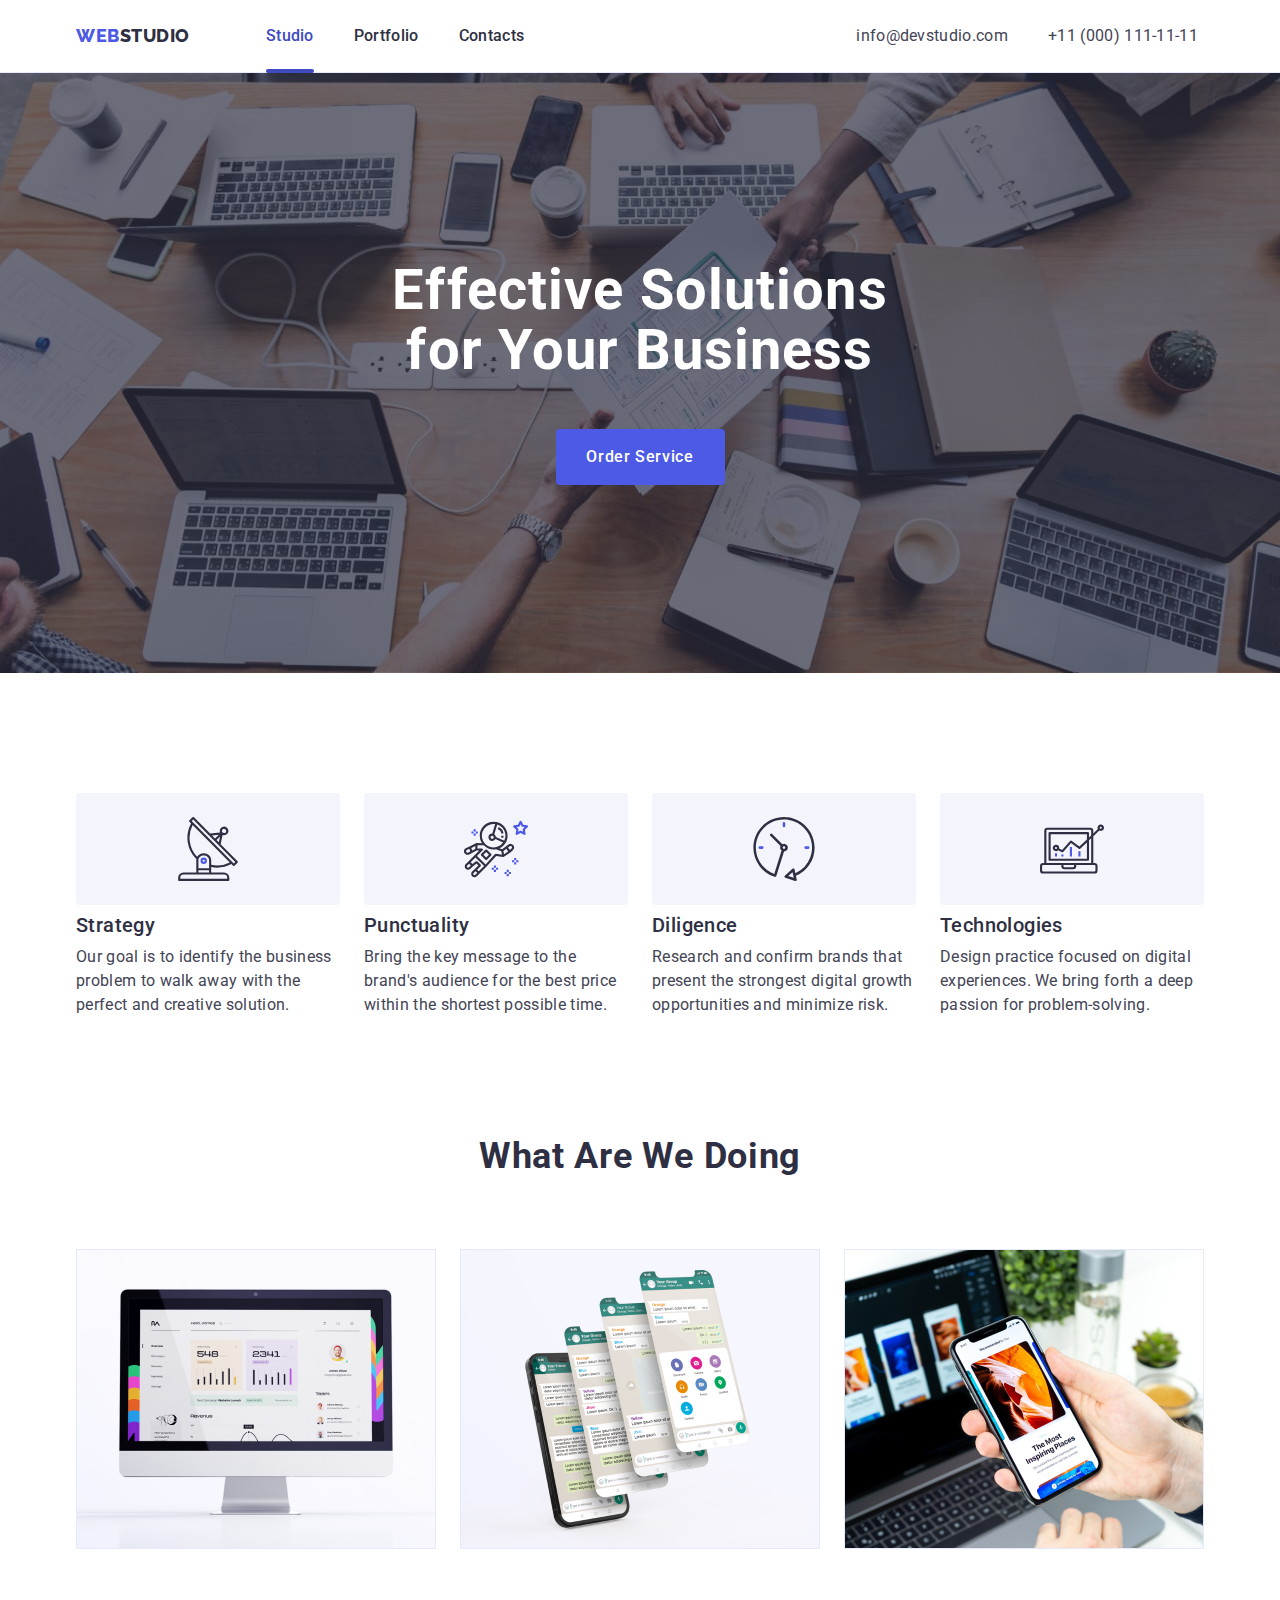
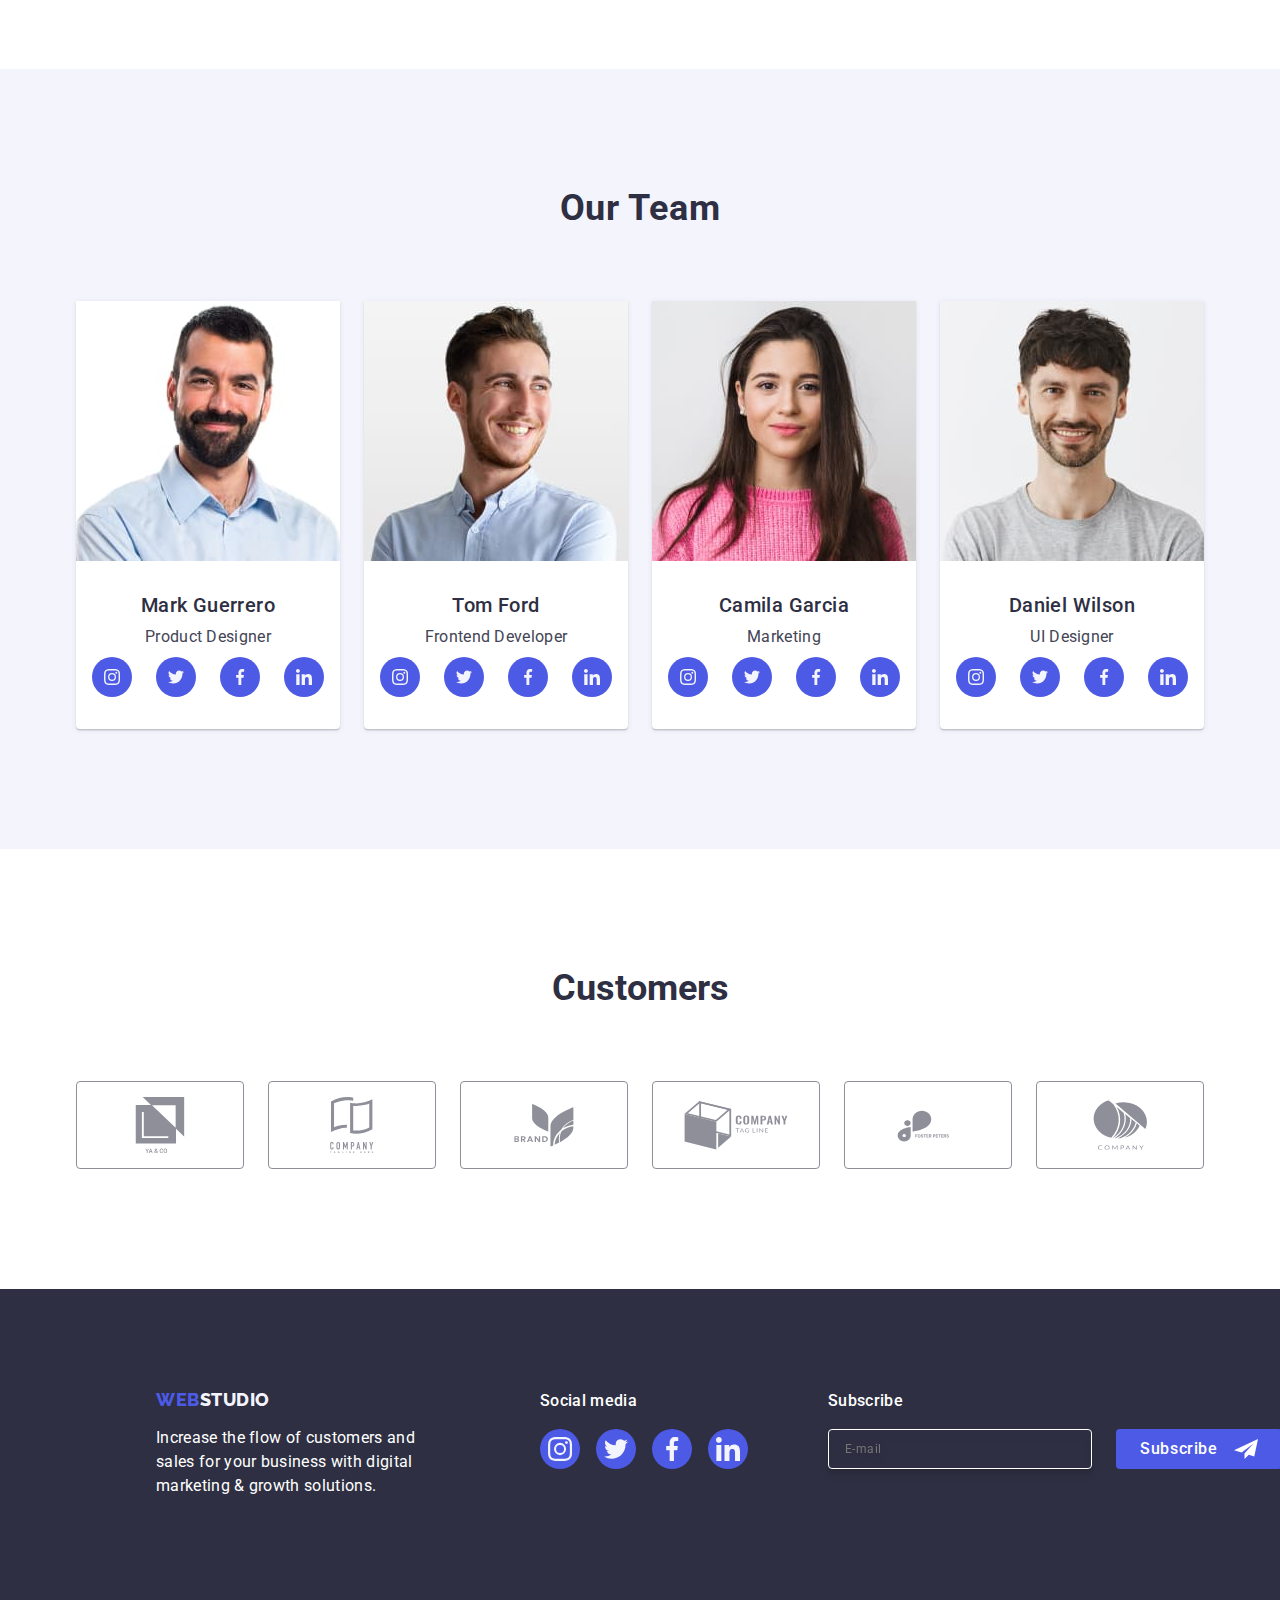
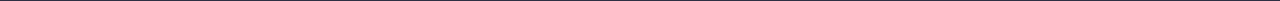
<file: index.html>
<!DOCTYPE html>
<html lang="en">

<head>
    <meta charset="UTF-8">
    <meta http-equiv="X-UA-Compatible" content="IE=edge">
    <meta name="viewport" content="width=device-width, initial-scale=1.0">
    <link rel="stylesheet" href="./css/modern-normalize.min.css">
    <link rel="stylesheet" type="text/css" href="./css/styles.css" />

    <title>goit-homework-01</title>
    <link rel="preconnect" href="https://fonts.googleapis.com">
    <link rel="preconnect" href="https://fonts.gstatic.com" crossorigin>
    <link
        href="https://fonts.googleapis.com/css2?family=Montserrat:wght@400;700&family=Roboto:wght@400;500;700&display=swap"
        rel="stylesheet">
    <link rel="preconnect" href="https://fonts.googleapis.com">
    <link rel="preconnect" href="https://fonts.gstatic.com" crossorigin>
    <link href="https://fonts.googleapis.com/css2?family=Raleway:wght@800&display=swap" rel="stylesheet">
</head>

<body>
    <header class="header-header">
        <div class="header-box container">
            <nav class="nav">
                <a class="logo header__logo" href="./index.html">Web<span class="header_studio_logo">Studio</span></a>
                <ul class="menu">
                    <li class=""><a class="link_menu after_menu" href="./index.html">Studio</a></li>
                    <li class=""><a class="link_menu" href="./portfolio.html">Portfolio</a></li>
                    <li><a class="link_menu" href="">Contacts</a></li>
                </ul>
            </nav>
            <address class="address">
                <ul class="address_contact">
                    <li><a class="address_contact" href="mailto:info@devstudio.com">info@devstudio.com</a>
                    </li>
                    <li><a class="address_contact" href="tel:+110001111111">+11 (000) 111-11-11</a></li>
                </ul>
            </address>
        </div>
    </header>
    <main>
        <!-- section 1  (wrapper)-->
        <section class="section-one">
            <div class="wrapper container">
                <h1 class="wrap__content">Effective Solutions for Your Business</h1>
                <button class="wrap__button" type="button" data-modal-open>Order Service</button>
            </div>
        </section>

        <!-- section 2 -->

        <section class="section-two">
            <div class="container">
                <h2 class="visually-hidden">hello word</h2>
                <ul class="section-two-flex">
                    <li class="section-two-li">
                        <div class="section-two-icon-box"><svg width="64" height="64" viewBox="0 0 32 32">
                                <use href="./images/icons.svg#icon-antenna"></use>
                            </svg></div>
                        <h3 class="section-two-title">Strategy</h3>
                        <p class="section-two-content">Our goal is to identify the business problem to walk away with
                            the
                            perfect and creative solution.</p>
                    </li>
                    <li class="section-two-li">
                        <div class="section-two-icon-box"><svg width="64" height="64" viewBox="0 0 32 32">
                                <use href="./images/icons.svg#icon-astronaut"></use>
                            </svg></div>
                        <h3 class="section-two-title">Punctuality</h3>
                        <p class="section-two-content">Bring the key message to the brand's audience for the best
                            price
                            within the shortest possible
                            time.
                        </p>
                    </li>
                    <li class="section-two-li">
                        <div class="section-two-icon-box"><svg width="64" height="64" viewBox="0 0 32 32">
                                <use href="./images/icons.svg#icon-clock"></use>
                            </svg></div>
                        <h3 class="section-two-title">Diligence</h3>
                        <p class="section-two-content">Research and confirm brands that present the strongest
                            digital growth
                            opportunities and
                            minimize
                            risk.</p>
                    </li>
                    <li class="section-two-li">
                        <div class="section-two-icon-box"><svg width="64" height="64" viewBox="0 0 32 32">
                                <use href="./images/icons.svg#icon-diagram"></use>
                            </svg></div>
                        <h3 class="section-two-title">Technologies</h3>
                        <p class="section-two-content">Design practice focused on digital experiences. We bring
                            forth a deep
                            passion for
                            problem-solving.
                        </p>
                    </li>
                </ul>
            </div>
        </section>

        <!-- section 3 -->

        <section class="section-three">
            <div class="container">
                <h2 class="section-three-title">What are we doing</h2>
                <ul class="section-three-ul">
                    <li class="section-three-foto"><img src="./images/main-page-img_1.jpg" alt="Monitor" width="360"
                            height="300" /></li>
                    <li class="section-three-foto"><img src="./images/main-page-img_2.jpg" alt="chat" width="360"
                            height="300" /></li>
                    <li class="section-three-foto"><img src="./images/main-page-img_3.jpg" alt="telefon" width="360"
                            height="300" /></li>
                </ul>
            </div>
        </section>

        <!-- section 4 -->

        <section class="team">
            <div class="container">
                <h2 class="team-title">Our Team</h2>

                <ul class="team-ul">
                    <li class="team-box"><img src="./images/main-page-img_4.jpg" alt="Mark Guerrero" width="264"
                            height="260" />
                        <div class="div__four">
                            <h3 class="team__name">Mark Guerrero</h3>
                            <p class="team__content">Product Designer</p>
                            <ul class="icon_team">
                                <li class="team_list_icon"><a class="team__link" href=""><svg class="team__icon"
                                            width="16" height="16" viewBox="0 0 32 32">
                                            <use href="./images/icons.svg#icon-instagram-team"></use>
                                        </svg></a></li>
                                <li class="team_list_icon"><a class="team__link" href=""><svg class="team__icon"
                                            width="16" height="16" viewBox="0 0 32 32">
                                            <use href="./images/icons.svg#icon-twiter-team"></use>
                                        </svg></a></li>
                                <li class="team_list_icon"><a class="team__link" href=""><svg class="team__icon"
                                            width="16" height="16" viewBox="0 0 32 32">
                                            <use href="./images/icons.svg#icon-facebook-team"></use>
                                        </svg></a></li>
                                <li class="team_list_icon"><a class="team__link" href=""><svg class="team__icon"
                                            width="16" height="16" viewBox="0 0 32 32">
                                            <use href="./images/icons.svg#icon-linked-team"></use>
                                        </svg></a></li>
                            </ul>
                        </div>
                    </li>
                    <li class="team-box"><img src="./images/main-page-img_5.jpg" alt="Tom Ford" width="264"
                            height="260" />
                        <div class="div__four">
                            <h3 class="team__name">Tom Ford</h3>
                            <p class="team__content">Frontend Developer</p>
                            <ul class="icon_team">
                                <li class="team_list_icon"><a class="team__link" href=""><svg class="team__icon"
                                            width="16" height="16" viewBox="0 0 32 32">
                                            <use href="./images/icons.svg#icon-instagram-team"></use>
                                        </svg></a></li>
                                <li class="team_list_icon"><a class="team__link" href=""><svg class="team__icon"
                                            width="16" height="16" viewBox="0 0 32 32">
                                            <use href="./images/icons.svg#icon-twiter-team"></use>
                                        </svg></a></li>
                                <li class="team_list_icon"><a class="team__link" href=""><svg class="team__icon"
                                            width="16" height="16" viewBox="0 0 32 32">
                                            <use href="./images/icons.svg#icon-facebook-team"></use>
                                        </svg></a></li>
                                <li class="team_list_icon"><a class="team__link" href=""><svg class="team__icon"
                                            width="16" height="16" viewBox="0 0 32 32">
                                            <use href="./images/icons.svg#icon-linked-team"></use>
                                        </svg></a></li>
                            </ul>
                        </div>
                    </li>
                    <li class="team-box"><img src="./images/main-page-img_6.jpg" alt="Camila Garcia" width="264"
                            height="260" />
                        <div class="div__four">
                            <h3 class="team__name">Camila Garcia</h3>
                            <p class="team__content">Marketing</p>
                            <ul class="icon_team">
                                <li class="team_list_icon"><a class="team__link" href=""><svg class="team__icon"
                                            width="16" height="16" viewBox="0 0 32 32">
                                            <use href="./images/icons.svg#icon-instagram-team"></use>
                                        </svg></a></li>
                                <li class="team_list_icon"><a class="team__link" href=""><svg class="team__icon"
                                            width="16" height="16" viewBox="0 0 32 32">
                                            <use href="./images/icons.svg#icon-twiter-team"></use>
                                        </svg></a></li>
                                <li class="team_list_icon"><a class="team__link" href=""><svg class="team__icon"
                                            width="16" height="16" viewBox="0 0 32 32">
                                            <use href="./images/icons.svg#icon-facebook-team"></use>
                                        </svg></a></li>
                                <li class="team_list_icon"><a class="team__link" href=""><svg class="team__icon"
                                            width="16" height="16" viewBox="0 0 32 32">
                                            <use href="./images/icons.svg#icon-linked-team"></use>
                                        </svg></a></li>
                            </ul>
                        </div>
                    </li>
                    <li class="team-box"><img src="./images/main-page-img_7.jpg" alt="Daniel Wilson" width="264"
                            height="260" />
                        <div class="div__four">
                            <h3 class="team__name">Daniel Wilson</h3>
                            <p class="team__content">UI Designer</p>
                            <ul class="icon_team">
                                <li class="team_list_icon"><a class="team__link" href=""><svg class="team__icon"
                                            width="16" height="16" viewBox="0 0 32 32">
                                            <use href="./images/icons.svg#icon-instagram-team"></use>
                                        </svg></a></li>
                                <li class="team_list_icon"><a class="team__link" href=""><svg class="team__icon"
                                            width="16" height="16" viewBox="0 0 32 32">
                                            <use href="./images/icons.svg#icon-twiter-team"></use>
                                        </svg></a></li>
                                <li class="team_list_icon"><a class="team__link" href=""><svg class="team__icon"
                                            width="16" height="16" viewBox="0 0 32 32">
                                            <use href="./images/icons.svg#icon-facebook-team"></use>
                                        </svg></a></li>
                                <li class="team_list_icon"><a class="team__link" href=""><svg class="team__icon"
                                            width="16" height="16" viewBox="0 0 32 32">
                                            <use href="./images/icons.svg#icon-linked-team"></use>
                                        </svg></a></li>
                            </ul>
                        </div>
                    </li>
                </ul>
            </div>
        </section>
        <!-- section 5 -->

        <section class="customers">
            <div class="container">
                <h2 class="customers__text">Customers</h2>
                <ul class="customers__list">
                    <li class="list__link"><a class="customers__link" href="">
                            <svg class="customers__icon" width="104" height="56" viewBox="0 0 28 32">
                                <use href="./images/icons.svg#icon-group"></use>
                            </svg>
                        </a></li>
                    <li class="list__link"><a class="customers__link" href="">
                            <svg class="customers__icon" width="104" height="56" viewBox="0 0 25 32">
                                <use href="./images/icons.svg#icon-group-1"></use>
                            </svg>
                        </a></li>
                    <li class="list__link"><a class="customers__link" href="">
                            <svg class="customers__icon" width="104" height="56" viewBox="0 0 34 32">
                                <use href="./images/icons.svg#icon-group-2"></use>
                            </svg>
                        </a></li>
                    <li class="list__link"><a class="customers__link" href="">
                            <svg class="customers__icon" width="104" height="56" viewBox="0 0 59 32">
                                <use href="./images/icons.svg#icon-group-3"></use>
                            </svg>
                        </a></li>
                    <li class="list__link"><a class="customers__link" href="">
                            <svg class="customers__icon" width="104" height="56" viewBox="0 0 44 32">
                                <use href="./images/icons.svg#icon-group-4"></use>
                            </svg>
                        </a></li>
                    <li class="list__link"><a class="customers__link" href="">
                            <svg class="customers__icon" width="104" height="56" viewBox="0 0 67 32">
                                <use href="./images/icons.svg#icon-group-5"></use>
                            </svg>
                        </a></li>
                </ul>
            </div>
        </section>
    </main>
    <footer class="footer">
        <div class="footer__box container">
            <div class="footer__content">
                <a class="logo box-content-link" href="./index.html">Web<span class="footer__logo">Studio</span></a>

                <p class="box-content-text">Increase the flow of customers and sales for your business with
                    digital marketing
                    &
                    growth solutions.</p>
            </div>
            <div class="footer__icon">
                <p class="box-icon-text">Social media</p>
                <ul class="box-icon-link">
                    <li class="footer-list-icon"><a class="footer-link-icon" href=""><svg class="link-icon-color"
                                width="24" height="24" viewBox="0 0 32 32">
                                <use href="./images/icons.svg#icon-instagram-footer"></use>
                            </svg></a></li>
                    <li class="footer-list-icon"><a class="footer-link-icon" href=""><svg class="link-icon-color"
                                width="24" height="24" viewBox="0 0 32 32">
                                <use href="./images/icons.svg#icon-twiter-footer"></use>
                            </svg></a></li>
                    <li class="footer-list-icon"><a class="footer-link-icon" href=""><svg class="link-icon-color"
                                width="24" height="24" viewBox="0 0 32 32">
                                <use href="./images/icons.svg#icon-facebook-footer"></use>
                            </svg></a></li>
                    <li class="footer-list-icon"><a class="footer-link-icon" href=""><svg class="link-icon-color"
                                width="24" height="24" viewBox="0 0 32 32">
                                <use href="./images/icons.svg#icon-linked-footer"></use>
                            </svg></a></li>
                </ul>
            </div>
            <div class="box__form">
                <p class="box__form__text">Subscribe</p>

                <form class="footer__box__form">
                    <label class="form_"><input class="footer__input" type="email" name="username"
                            placeholder="E-mail"></label>
                    <button class="footer__button" type="submit">Subscribe
                        <svg class="subscribe-button_icon" width="24" height="24" viewBox="">
                            <use href="./images/icons.svg#icon-send"></use>
                        </svg>
                    </button>
                </form>
            </div>
        </div>
    </footer>
    <div class="window is-hidden" data-modal>
        <div class="window__box">
            <div>
                <button class="window__button" type="button" data-modal-close>
                    <svg class="window__icon" width="8" height="8" viewBox="0 0 32 32">
                        <use href="./images/icons.svg#icon-close"></use>
                    </svg>
                </button>
            </div>
            <p class="window__box__p">Leave your contacts and we will call you back</p>
            <form class="window__form">
                <!-- input user name -->
                <div class="form__box__label">
                    <label class="form__label__list" for="user-name">Name</label>
                    <div class="box_list_icon"><input class="form__input" id="user-name" type="text" name="user-name"
                            autofocus required />
                        <svg class="form__list_icon" fill="currentColor" width="18" height="24" viewBox="0 0 32 32">
                            <use href="./images/icons.svg#icon-vector_person"></use>
                        </svg>
                    </div>
                </div>
                <!-- input  phone -->
                <div class="form__box__label">
                    <label class="form__label__list" for="phone">Phone</label>
                    <div class="box_list_icon"><input class="form__input" id="phone" type="tel" name="phone" required />
                        <svg class="form__list_icon" width="18" height="24" viewBox="0 0 32 32">
                            <use href="./images/icons.svg#icon-vector"></use>
                        </svg>
                    </div>
                </div>
                <!-- input email -->
                <div class="form__box__label">
                    <label class="form__label__list" for="email">Email</label>
                    <div class="box_list_icon"><input class="form__input" id="email" type="email" name="email"
                            required />
                        <svg class="form__list_icon" width="18" height="24" viewBox="0 0 43 32">
                            <use href="./images/icons.svg#icon-vector_email"></use>
                        </svg>
                    </div>
                </div>
                <!-- input comment -->
                <div class="form__box__comment">
                    <label class="form__label__list" for="user-comment">Comment</label>
                    <textarea class="form__comment" id="user-comment" name="user-comment"
                        placeholder="Text input"></textarea>
                </div>
                <!-- input checkbox -->
                <div class="form__checkbox"><input class="input__checkbox visually-hidden" type="checkbox"
                        name="user-privacy" id="user-privacy" value="true">
                    <label class="checkbox__text" for="user-privacy">
                        <span class="privacy__checkbox"><svg class="checkbox__icon" width="10" height="8"
                                viewBox="0 0 40 32">
                                <use href="./images/icons.svg#icon-vector_box"></use>
                            </svg></span>I accept the terms and conditions of the<a class="privacy__policy"
                            href="">Privacy Policy</a>
                    </label>
                </div>
                <!-- form buttom  -->
                <button class="form__button" type="submit">Send</button>
            </form>
        </div>
    </div>
    <script src="./js/modal.js"></script>
</body>

</html>
</file>
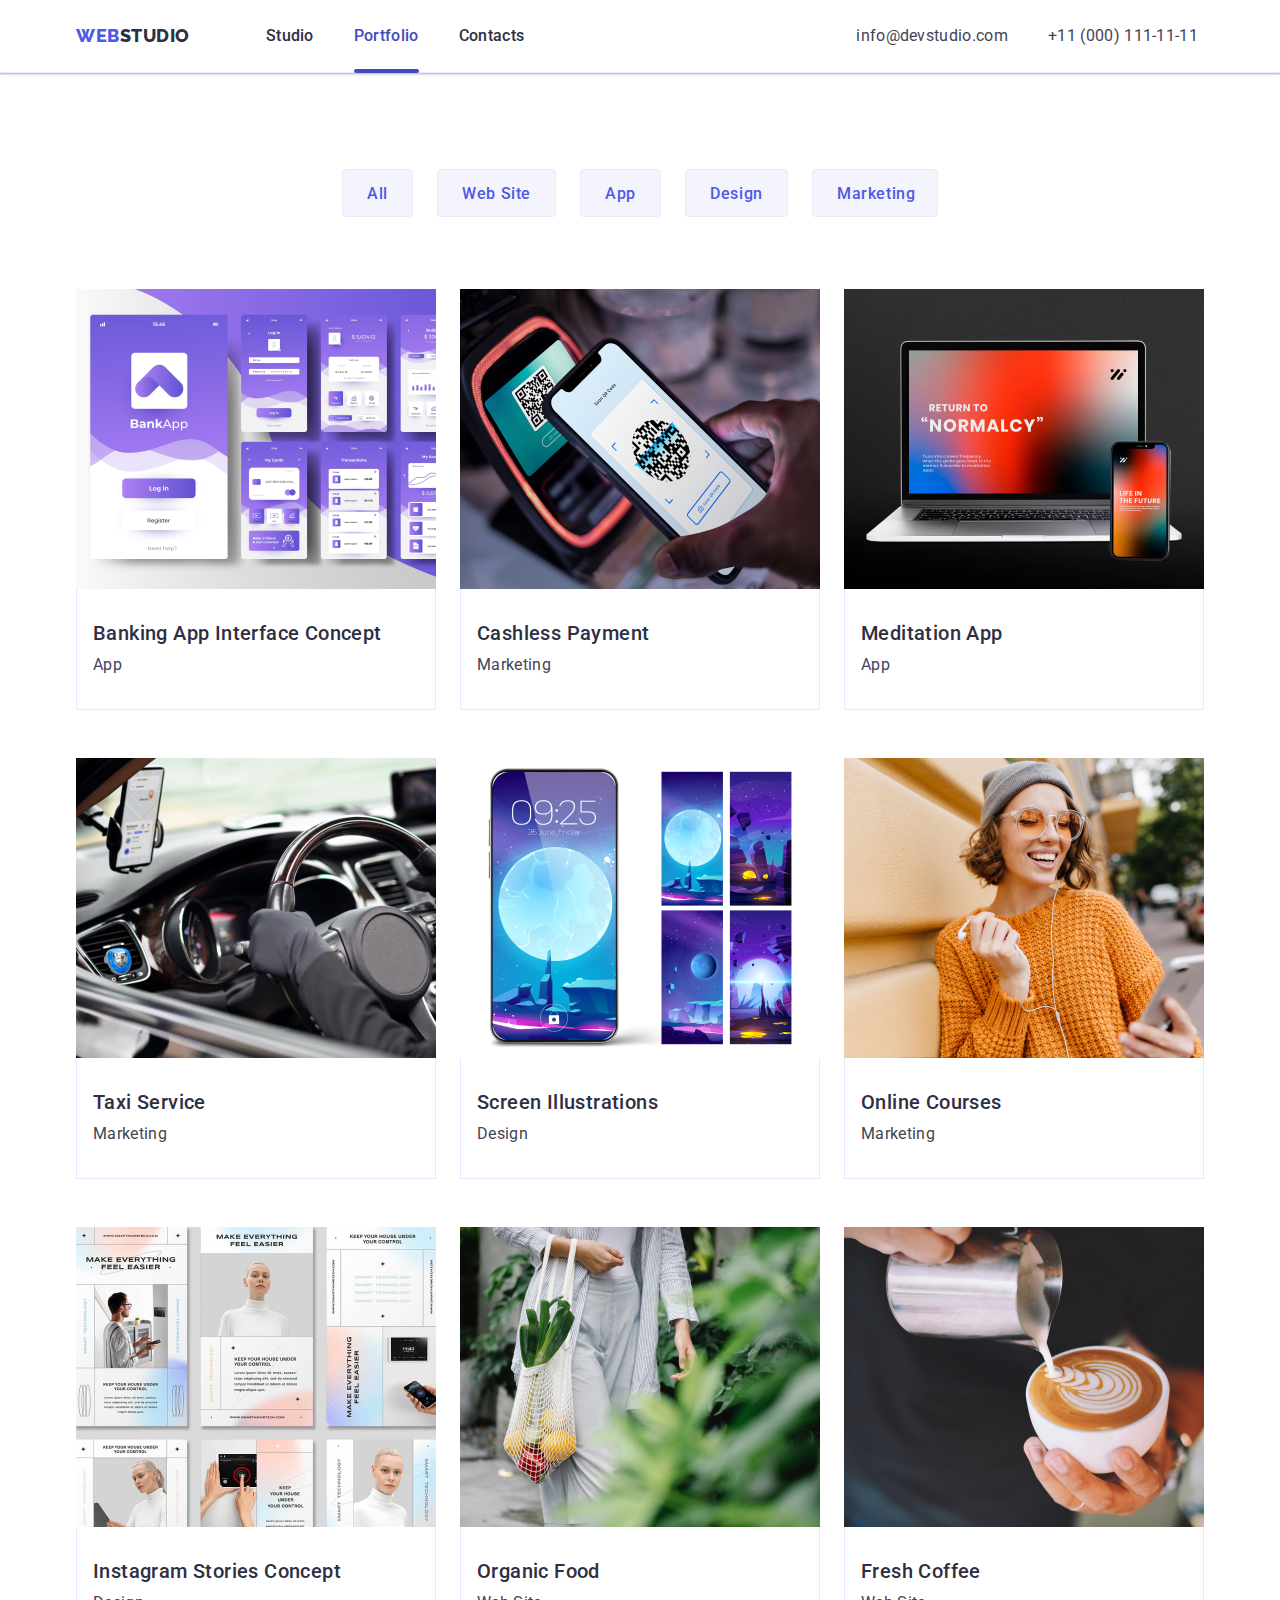
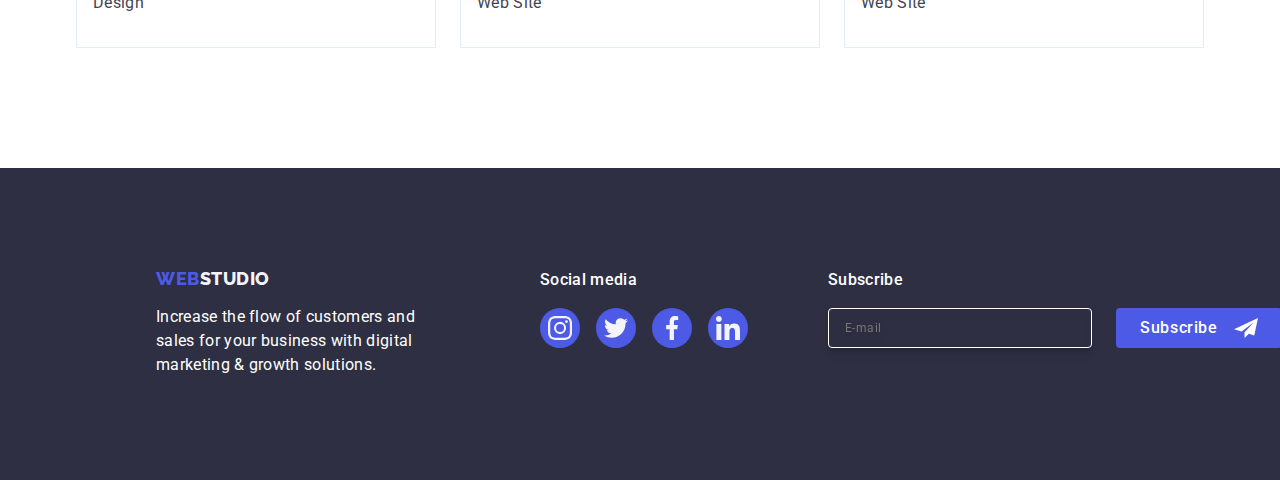
<file: portfolio.html>
<!DOCTYPE html>
<html lang="en">

<head>
    <meta charset="UTF-8">
    <meta http-equiv="X-UA-Compatible" content="IE=edge">
    <meta name="viewport" content="width=device-width, initial-scale=1.0">
    <link rel="stylesheet" href="./css/modern-normalize.min.css">
    <link rel="stylesheet" href="./css/styles.css" />

    <title>goit-homework-02</title>
    <link rel="preconnect" href="https://fonts.googleapis.com">
    <link rel="preconnect" href="https://fonts.gstatic.com" crossorigin>
    <link
        href="https://fonts.googleapis.com/css2?family=Montserrat:wght@400;700&family=Roboto:wght@400;500;700&display=swap"
        rel="stylesheet">
    <link rel="preconnect" href="https://fonts.googleapis.com">
    <link rel="preconnect" href="https://fonts.gstatic.com" crossorigin>
    <link href="https://fonts.googleapis.com/css2?family=Raleway:wght@800&display=swap" rel="stylesheet">
</head>

<body>
    <header class="header-header">
        <div class="header-box container">
            <nav class="nav">
                <a class="logo header__logo" href="./index.html">Web<span class="header_studio_logo">Studio</span></a>
                <ul class="menu">
                    <li class=""><a class="link_menu" href="./index.html">Studio</a></li>
                    <li class=""><a class="link_menu after_menu" href="./portfolio.html">Portfolio</a></li>
                    <li><a class="link_menu" href="">Contacts</a></li>
                </ul>
            </nav>
            <address class="address">
                <ul class="address_contact">
                    <li><a class="address_contact" href="mailto:info@devstudio.com">info@devstudio.com</a>
                    </li>
                    <li><a class="address_contact" href="tel:+110001111111">+11 (000) 111-11-11</a></li>
                </ul>
            </address>
        </div>
    </header>
    <main>
        <section class="portfolio">
            <div class="container">
                <h1 class="visually-hidden">Hello word</h1>
                <ul class="portfolio__menu">
                    <li><button class="menu__button" type="button">All</button></li>
                    <li><button class="menu__button" type="button">Web Site</button></li>
                    <li><button class="menu__button" type="button">App</button></li>
                    <li><button class="menu__button" type="button">Design</button></li>
                    <li><button class="menu__button" type="button">Marketing</button></li>
                </ul>
                <ul class="portfolio__foto">
                    <li class="foto__box">
                        <a class="box__link" href="">
                            <div class="box__animace"><img src="./images/bank_app.jpg"
                                    alt="Banking App Interface Concept" width="360">
                                <p class="animace__text">14 Stylish and
                                    User-Friendly App Design Concepts
                                    ·
                                    Task
                                    Manager
                                    App · Calorie Tracker
                                    App · Exotic Fruit Ecommerce App ·
                                    Cloud Storage App</p>
                            </div>
                            <div class="portfolio-block">
                                <h2 class="portfolio-title">Banking App Interface Concept </h2>
                                <p class="portfolio-content">App</p>
                            </div>
                        </a>
                    </li>
                    <li class="foto__box">
                        <a class="box__link" href="">
                            <div class="box__animace"><img src="./images/qr.jpg" alt="Cashless Payment" width="360">
                                <p class="animace__text">14 Stylish and User-Friendly App Design Concepts · Task
                                    Manager
                                    App · Calorie Tracker
                                    App · Exotic Fruit Ecommerce App ·
                                    Cloud Storage App</p>
                            </div>
                            <div class="portfolio-block">
                                <h2 class="portfolio-title">Cashless Payment</h2>
                                <p class="portfolio-content">Marketing</p>
                            </div>
                        </a>
                    </li>
                    <li class="foto__box">
                        <a class="box__link" href="">
                            <div class="box__animace"><img src="./images/meditation.jpg" alt="Meditation App"
                                    width="360">
                                <p class="animace__text">14 Stylish and User-Friendly App Design Concepts · Task
                                    Manager
                                    App · Calorie Tracker
                                    App · Exotic Fruit Ecommerce App ·
                                    Cloud Storage App
                                </p>
                            </div>
                            <div class="portfolio-block">
                                <h2 class="portfolio-title">Meditation App</h2>
                                <p class="portfolio-content">App</p>
                            </div>
                        </a>
                    </li>
                    <li class="foto__box">
                        <a class="box__link" href="">
                            <div class="box__animace"><img src="./images/taxi_servis.jpg" alt="Taxi Service"
                                    width="360">
                                <p class="animace__text">14 Stylish and User-Friendly App Design Concepts · Task
                                    Manager
                                    App · Calorie Tracker
                                    App · Exotic Fruit Ecommerce App ·
                                    Cloud Storage App
                                </p>
                            </div>
                            <div class="portfolio-block">
                                <h2 class="portfolio-title">Taxi Service</h2>
                                <p class="portfolio-content">Marketing</p>
                            </div>
                        </a>
                    </li>
                    <li class="foto__box">
                        <a class="box__link" href="">
                            <div class="box__animace"><img src="./images/lllustrations.jpg" alt="Screen Illustrations"
                                    width="360">
                                <p class="animace__text">14 Stylish and User-Friendly App Design Concepts · Task
                                    Manager
                                    App · Calorie Tracker
                                    App · Exotic Fruit Ecommerce App ·
                                    Cloud Storage App</p>
                            </div>
                            <div class="portfolio-block">
                                <h2 class="portfolio-title">Screen Illustrations</h2>
                                <p class="portfolio-content">Design</p>
                            </div>
                        </a>
                    </li>
                    <li class="foto__box">
                        <a class="box__link" href="">
                            <div class="box__animace"><img src="./images/online_courses.jpg" alt="Online Courses"
                                    width="360">
                                <p class="animace__text">14 Stylish and User-Friendly App Design Concepts · Task
                                    Manager
                                    App · Calorie Tracker
                                    App · Exotic Fruit Ecommerce App ·
                                    Cloud Storage App</p>
                            </div>
                            <div class="portfolio-block">
                                <h2 class="portfolio-title">Online Courses</h2>
                                <p class="portfolio-content">Marketing</p>
                            </div>
                        </a>
                    </li>
                    <li class="foto__box">
                        <a class="box__link" href="">
                            <div class="box__animace"><img src="./images/instagram_stories.jpg"
                                    alt="Instagram Stories Concept" width="360">
                                <p class="animace__text">14 Stylish and User-Friendly App Design Concepts · Task
                                    Manager
                                    App · Calorie Tracker
                                    App · Exotic Fruit Ecommerce App ·
                                    Cloud Storage App</p>
                            </div>
                            <div class="portfolio-block">
                                <h2 class="portfolio-title">Instagram Stories Concept</h2>
                                <p class="portfolio-content">Design</p>
                            </div>
                        </a>
                    </li>
                    <li class="foto__box">
                        <a class="box__link" href="">
                            <div class="box__animace"><img src="./images/organic_food.jpg" alt="Organic Food"
                                    width="360">
                                <p class="animace__text">14 Stylish and User-Friendly App Design Concepts · Task
                                    Manager
                                    App · Calorie Tracker
                                    App · Exotic Fruit Ecommerce App ·
                                    Cloud Storage App</p>
                            </div>
                            <div class="portfolio-block">
                                <h2 class="portfolio-title">Organic Food</h2>
                                <p class="portfolio-content">Web Site</p>
                            </div>
                        </a>
                    </li>
                    <li class="foto__box">
                        <a class="box__link" href="">
                            <div class="box__animace"><img src="./images/fresh_coffee.jpg" alt="Fresh Coffee"
                                    width="360">
                                <p class="animace__text">14 Stylish and User-Friendly App Design
                                    Concepts · Task
                                    Manager
                                    App · Calorie Tracker
                                    App · Exotic Fruit Ecommerce App ·
                                    Cloud Storage App</p>
                            </div>
                            <div class="portfolio-block">
                                <h2 class="portfolio-title">Fresh Coffee</h2>
                                <p class="portfolio-content">Web Site</p>
                            </div>
                        </a>
                    </li>
                </ul>
            </div>
        </section>
    </main>
    <footer class="footer">
        <div class="footer__box container">
            <div class="footer__content">
                <a class="logo box-content-link" href="./index.html">Web<span class="footer__logo">Studio</span></a>

                <p class="box-content-text">Increase the flow of customers and sales for your business with
                    digital marketing
                    &
                    growth solutions.</p>
            </div>
            <div class="footer__icon">
                <p class="box-icon-text">Social media</p>
                <ul class="box-icon-link">
                    <li class="footer-list-icon"><a class="footer-link-icon" href=""><svg class="link-icon-color"
                                width="24" height="24" viewBox="0 0 32 32">
                                <use href="./images/icons.svg#icon-instagram-footer"></use>
                            </svg></a></li>
                    <li class="footer-list-icon"><a class="footer-link-icon" href=""><svg class="link-icon-color"
                                width="24" height="24" viewBox="0 0 32 32">
                                <use href="./images/icons.svg#icon-twiter-footer"></use>
                            </svg></a></li>
                    <li class="footer-list-icon"><a class="footer-link-icon" href=""><svg class="link-icon-color"
                                width="24" height="24" viewBox="0 0 32 32">
                                <use href="./images/icons.svg#icon-facebook-footer"></use>
                            </svg></a></li>
                    <li class="footer-list-icon"><a class="footer-link-icon" href=""><svg class="link-icon-color"
                                width="24" height="24" viewBox="0 0 32 32">
                                <use href="./images/icons.svg#icon-linked-footer"></use>
                            </svg></a></li>
                </ul>
            </div>
            <div class="box__form">
                <p class="box__form__text">Subscribe</p>

                <form class="footer__box__form">
                    <label class="form_"><input class="footer__input" type="email" name="username"
                            placeholder="E-mail"></label>
                    <button class="footer__button" type="submit">Subscribe
                        <svg class="subscribe-button_icon" width="24" height="24" viewBox="">
                            <use href="./images/icons.svg#icon-send"></use>
                        </svg>
                    </button>
                </form>
            </div>
        </div>
    </footer>

</html>
</file>
<file: css/styles.css>
:root {
    --color-info: #434455;
    --color-main: #2e2f42;
    --button-cl: #4d5ae5;
    --icon-team: #f4f4fd;
    --color-text-footer: #FFFFFF;
    --customers-link: #8e8f99;
    --form: #404bbf;
}

body {
    font-family: "Roboto", "Raleway", sans-serif;
    color: #434455;
    background-color: #FFFFFF;
}

header {
    border-bottom: 1px solid #E7E9FC;
}

/* reset + global */

h1,
h2,
h3,
h4,
h5,
h6 {
    margin: 0;
}

fieldset {
    padding: 0;
    margin: 0;
    border: none;
}


a {
    text-decoration: none;
}

img {
    display: block;
}

p {
    margin: 0;
    padding: 0;
}

ul,
li {
    margin: 0;
    padding: 0;
    list-style: none;
    display: block;
}

input {
    font-family: inherit;
}

/* ====================== */

.visually-hidden {
    position: absolute;
    width: 1px;
    height: 1px;
    margin: -1px;
    border: 0;
    padding: 0;
    white-space: nowrap;
    clip-path: inset(100%);
    clip: rect(0 0 0 0);
    overflow: hidden;
}

.container {
    width: 1158px;
    margin: 0 auto;
    padding: 0 15px;
}

/* header */

.header-box {
    display: flex;
    height: 72px;
    align-items: center;
}

.menu {
    display: flex;
    gap: 40px;
    padding: 24px 0;
}

.logo {
    font-family: "Raleway", sans-serif;
    font-weight: 800;
    font-size: 18px;
    line-height: 1.17;
    letter-spacing: 0.03em;
    text-transform: uppercase;
    color: #4D5AE5;
}

.header__logo {
    margin-right: 76px;
}

.header-header {
    box-shadow: 0px 1px 6px 0px rgba(46, 47, 66, 0.08), 0px 1px 1px 0px rgba(46, 47, 66, 0.16), 0px 2px 1px 0px rgba(46, 47, 66, 0.08);
}

.header_studio_logo {
    color: #2e2f42;
}

/* ===========nav========== */

.nav {
    display: flex;
    padding-right: 332px;
    align-items: center;
}

.link_menu {
    font-weight: 500;
    font-size: 16px;
    line-height: 1.5;
    letter-spacing: 0.02em;
    color: #2E2F42;
    /* розмітка */
    padding: 24px 0;
    position: relative;
    transition: color 250ms cubic-bezier(0.4, 0, 0.2, 1);
}

.link_menu:hover,
.link_menu:focus {
    color: #404bbf;
    border-radius: 2px;
    border-bottom: 4px solid #404BBF;
}

.after_menu {
    color: #404bbf;
}

.after_menu::after {
    position: absolute;
    left: 0;
    width: 100%;
    bottom: -4px;
    height: 4px;
    background-color: #404bbf;
    border-radius: 2px;

    content: "";

}

/* ========address========= */

.address {
    font-style: normal;
}


.address_contact {
    display: flex;
    gap: 40px;
    padding: 24px 0;
    line-height: 1.5;
    letter-spacing: 0.02em;
    color: var(--color-info);
    transition: color 250ms cubic-bezier(0.4, 0, 0.2, 1);
}

.address_contact:hover,
.address_contact:focus {
    color: #404bbf;
}

/* ===========main============ */

/* ========section one (wrapper)=========== */

.section-one {
    background-image: linear-gradient(rgba(46, 47, 66, 0.7), rgba(46, 47, 66, 0.7)),
        url(../images/people-office.jpg);
    background-repeat: no-repeat;
    background-position: center;
    background-size: cover;
    max-width: 1440px;
    padding: 188px 0;
    margin: 0 auto;
}

.wrap__content {
    font-size: 56px;
    line-height: 1.07;
    text-align: center;
    letter-spacing: 0.02em;
    color: #ffffff;
    max-width: 496px;
    margin: 0 auto 0 auto;
}

.wrap__button {
    background-color: #4D5AE5;
    font-family: "Roboto", sans-serif;
    font-weight: 500;
    font-size: 16px;
    line-height: 1.5;
    letter-spacing: 0.04em;
    color: #ffffff;
    cursor: pointer;
    min-width: 169px;
    height: 56px;
    border: none;
    border-radius: 4px;
    display: block;
    margin: 48px auto 0 auto;
    transition: background-color 250ms cubic-bezier(0.4, 0, 0.2, 1);
}

.wrap__button:hover {
    background-color: #404BBF;
}

.wrap__button:focus {
    background-color: #404BBF;
}

/* =======section two (content)======== */

.section-two {
    padding: 120px 0;
}

.section-two-icon-box {
    display: flex;
    align-items: center;
    justify-content: center;
    gap: 24px;
    height: 112px;
    background-color: #F4F4FD;
    border-radius: 4px;
    margin-bottom: 8px;
}

.section-two-title {
    font-weight: 500;
    font-size: 20px;
    line-height: 1.2;
    letter-spacing: 0.02em;
    color: var(--color-main);
    /* розмітка */
    margin-bottom: 8px;

}

.section-two-content {
    font-size: 16px;
    line-height: 1.5;
    letter-spacing: 0.02em;
    color: var(--color-info);
    height: 72px;
    width: 264px;
    /* overflow: scroll; test */
}

.section-two-flex {
    display: flex;
    gap: 24px;
}


/* ========section three (content)======= */

.section-three {
    padding-bottom: 120px;
}

.section-three-ul {
    display: flex;
    gap: 24px;
}


.section-three-title {
    letter-spacing: 0.02em;
    font-size: 36px;
    line-height: 1.11;
    text-align: center;
    text-transform: capitalize;
    color: var(--color-main);
    margin-bottom: 72px;
}

/* =========section team ======== */

.team {
    background-color: #F4F4FD;
    padding: 120px 0;
}

.team-ul {
    display: flex;
    gap: 24px;
}

.team-title {
    font-size: 36px;
    line-height: 1.11;
    text-align: center;
    letter-spacing: 0.02em;
    text-transform: capitalize;
    color: var(--color-main);

    margin-bottom: 72px;
}

.icon_team {
    display: flex;
    gap: 24px;
    justify-content: center;
}

.team-box {
    background-color: #FFFFFF;
    box-shadow: 0px 1px 6px rgba(46, 47, 66, 0.08), 0px 1px 1px rgba(46, 47, 66, 0.16), 0px 2px 1px rgba(46, 47, 66, 0.08);
    border-radius: 0px 0px 4px 4px;
}

.team-box-title {
    width: calc((100% - 24px) / 3);
}

.div__four {
    padding: 32px 0;
}

.team__name {
    font-weight: 500;
    font-size: 20px;
    line-height: 1.2;
    letter-spacing: 0.02em;
    color: var(--color-main);
    text-align: center;
    margin-bottom: 8px;
}

.team__content {
    line-height: 1.5;
    letter-spacing: 0.02em;
    text-align: center;
    margin-bottom: 8px;
}

.team__link {
    display: flex;
    align-items: center;
    justify-content: center;
    background-color: #4D5AE5;
    border-radius: 50%;
    width: 100%;
    height: 100%;
    cursor: pointer;
    transition: background-color 250ms cubic-bezier(0.4, 0, 0.2, 1);
}

.team__link:hover,
.team__link:focus {
    background-color: #404bbf;
}

.team__icon {
    width: 100%;
    height: 100%;
    fill: var(--icon-team);
}

.team_list_icon {
    width: 40px;
    height: 40px;
}

/* =========section customers======= */
.customers {
    padding: 120px 0;
}

.customers__text {
    text-align: center;
    font-size: 36px;
    line-height: 1.11;
    color: #2E2F42;
    /* відступи */
    margin-bottom: 72px;
}

.customers__list {
    display: flex;
    gap: 24px;
}

.list__link {
    width: calc((100% - 120px) / 6);
    height: 88px;
}

.list__link .customers__link {
    transition: border-color 250ms cubic-bezier(0.4, 0, 0.2, 1),
        color 250ms cubic-bezier(0.4, 0, 0.2, 1);
    ;
}

.customers__link {
    display: flex;
    justify-content: center;
    align-items: center;
    border: 1px solid #8e8f99;
    border-radius: 4px;
    width: 100%;
    height: 100%;
    color: var(--customers-link);
}

.customers__link:hover,
.customers__link:focus {
    border-color: #404bbf;
    color: #404bbf;
}

.customers__icon {
    fill: currentColor;
}

/* =========footer=========== */

.footer {
    background-color: var(--color-main);
    width: 1440px;
    height: 312px;
    padding: 100px 0;
    margin: 0 auto;
}

.footer__box {
    display: flex;
    align-items: baseline;
}

.footer__content {
    margin-right: 120px;
    width: 264px;
    height: 112px;
}

.footer__logo {
    color: #f4f4fd;
}

.footer__box p {
    line-height: 1.5;
    color: var(--color-text-footer);
    letter-spacing: 0.02em;
}

.box-content-text {
    width: 264px;
}

.box-content-link {
    display: inline-block;
    margin-bottom: 16px;
}

.box-icon-text {
    color: #FFF;
    margin-bottom: 16px;
    font-weight: 500;
    color: var(--color-text-footer);
}

.box-icon-link {
    display: flex;
    gap: 16px;
}

.footer__icon {
    margin-right: 80px;
}

.footer-list-icon {
    height: 40px;
    width: 40px;
}

.footer-link-icon {
    display: flex;
    align-items: center;
    justify-content: center;
    transition: background-color 250ms cubic-bezier(0.4, 0, 0.2, 1);
    width: 100%;
    height: 100%;
    background-color: var(--button-cl);
    border-radius: 50%;
}

.link-icon-color {
    fill: var(--icon-team);
    height: 100%;
    width: 100%;
}

.footer-link-icon:hover,
.footer-link-icon:focus {
    background-color: #31D0AA;
}

.box__form {}

.box__form__text {
    font-weight: 500;
    margin-bottom: 16px;
}

.footer__box__form {
    display: flex;
    gap: 24px;
}

.footer__input {
    padding-left: 16px;
    width: 264px;
    height: 40px;
    border: 1px solid #ffffff;
    border-radius: 4px;
    box-shadow: 0px 4px 4px 0px rgba(0, 0, 0, 0.15);
    font-size: 12px;
    line-height: 1.5;
    letter-spacing: 0.04em;
    filter: drop-shadow(0px 4px 4px rgba(0, 0, 0, 0.15));
    color: #ffffff;
    background-color: transparent;
}

.footer__button {
    font-family: "Roboto", sans-serif;
    cursor: pointer;
    font-weight: 500;
    line-height: 1.5;
    letter-spacing: 0.04em;
    padding: 8px 24px;
    background-color: #4D5AE5;
    color: #FFFFFF;
    border-radius: 4px;
    border: none;
    display: flex;
    justify-content: center;
    align-items: center;
    min-width: 165px;
}

.subscribe-button_icon {
    margin-left: 16px;
    fill: #ffffff;
}

/* =========portfolio========== */
.portfolio {
    padding-top: 96px;
    padding-bottom: 120px;
}

/* =========section content==== */
.portfolio__menu {
    display: flex;
    justify-content: center;
    padding: 0;
    gap: 24px;
    margin: 0 auto 72px auto;
}

.menu__button {
    font-family: "Roboto", sans-serif;
    font-weight: 500;
    font-size: 16px;
    line-height: 1.5;
    letter-spacing: 0.04em;
    color: var(--button-cl);
    background-color: #F4F4FD;
    cursor: pointer;
    padding: 12px 24px;
    border: 1px solid #E7E9FC;
    border-radius: 4px;
    height: 48px;
    max-width: 126px;
    box-sizing: border-box;
    justify-content: center;
    transition: color 250ms cubic-bezier(0.4, 0, 0.2, 1), background-color 250ms cubic-bezier(0.4, 0, 0.2, 1), border-color 250ms cubic-bezier(0.4, 0, 0.2, 1), box-shadow 250ms cubic-bezier(0.4, 0, 0.2, 1);
}

.menu__button:hover,
.menu__button:focus {
    color: #FFFFFF;
    background-color: #404BBF;
    border: 1px solid transparent;
    box-shadow: 0px 3px 1px rgba(0, 0, 0, 0.1), 0px 2px 1px rgba(0, 0, 0, 0.08), 0px 2px 2px rgba(0, 0, 0, 0.12);
    ;
}


.portfolio-title {
    font-weight: 500;
    font-size: 20px;
    line-height: 1.2;
    letter-spacing: 0.02em;
    color: var(--color-main);
    /* розмітка */
    margin-bottom: 8px;
}

.portfolio-content {
    font-weight: 400;
    font-size: 16px;
    letter-spacing: 0.02em;
    line-height: 1.5;
    color: #434455;
}

.portfolio__foto {
    display: flex;
    flex-wrap: wrap;
    gap: 24px;
    row-gap: 48px;
    justify-content: center;
}

.foto__box>a:hover,
.foto__box>a:focus {
    box-shadow: 0px 1px 6px rgba(46, 47, 66, 0.08), 0px 1px 1px rgba(46, 47, 66, 0.16), 0px 2px 1px rgba(46, 47, 66, 0.08);
}

.box__link {
    display: block;
    transition: box-shadow 250ms cubic-bezier(0.4, 0, 0.2, 1);
}

.box__link:hover .animace__text,
.box__link:focus .animace__text {

    transform: translateY(0%);
}


.box__animace {
    position: relative;
    overflow: hidden;
}

.animace__text {
    position: absolute;
    top: 0;
    left: 0;
    width: 100%;
    height: 100%;
    background-color: #4D5AE5;
    transform: translateY(100%);
    transition: transform 250ms ease-in-out;
}

.box__animace p {
    padding: 40px 32px;
    color: #F4F4FD;
    letter-spacing: 0.32px;
    line-height: 1.5;
    transition: transform 250ms cubic-bezier(0.4, 0, 0.2, 1);
}

.box__animace:hover .animace__text {
    transform: translateY(0%);
}

.portfolio-block {
    border: 1px solid #E7E9FC;
    border-top: none;
    padding: 32px 16px;
}

/* =========SVG============= */

.icon {
    display: inline-block;
    width: 1em;
    height: 1em;
    stroke-width: 0;
    stroke: currentColor;
    fill: currentColor;
}

/* =============================== */
/* ==========Module window=========*/
/* =============================== */

.window {
    position: fixed;
    top: 0;
    left: 0;

    width: 100%;
    height: 100%;
    background-color: rgba(46, 47, 66, 0.4);
    transition: opacity 250ms cubic-bezier(0.4, 0, 0.2, 1), visibility 250ms cubic-bezier(0.4, 0, 0.2, 1);
}

.window .window__box {
    transition: transform 250ms cubic-bezier(0.4, 0, 0.2, 1);
}

.is-hidden {
    opacity: 0;
    visibility: hidden;
    pointer-events: none;
}

.window__box {
    position: absolute;
    transform: translate(-50%, -50%) scale(1);
    top: 50%;
    left: 50%;
    width: 408px;
    min-height: 584px;
    background-color: #fcfcfc;
    box-shadow: 0px 1px 1px rgba(0, 0, 0, 0.14), 0px 1px 3px rgba(0, 0, 0, 0.12), 0px 2px 1px rgba(0, 0, 0, 0.2);
    border-radius: 4px;
    padding: 72px 24px 24px 24px;
}

.window__box__p {
    font-weight: 500;
    font-size: 16px;
    line-height: 1.5;
    text-align: center;
    letter-spacing: 0.02em;
    color: var(--color-main);
    margin-bottom: 16px;

}

.window__box .window__button {
    transition: background-color 250ms cubic-bezier(0.4, 0, 0.2, 1), border 250ms cubic-bezier(0.4, 0, 0.2, 1);
}

.window__button {
    padding: 0;
    cursor: pointer;
    position: absolute;
    top: 24px;
    right: 24px;
    width: 24px;
    height: 24px;
    border-radius: 50%;
    display: flex;
    align-items: center;
    justify-content: center;
    background-color: #E7E9FC;
    border: 1px solid rgba(0, 0, 0, 0.10);
    background: #E7E9FC;
    transition: background-color 250ms cubic-bez ier(0.4, 0, 0.2, 1), border 250ms cubic-bezier(0.4, 0, 0.2, 1);
}

.window__button:hover,
.window__button:focus {
    border: none;
    background-color: #404bbf;
    fill: #FFFFFF;
}

.window__icon {
    transition: fill 250ms cubic-bezier(0.4, 0, 0.2, 1);
}

.window__form {}

.box__form {}

.form__fieldset {}

.form__box__label {
    margin-bottom: 8px;
}

.form__box__label {}

.form__label__list {
    font-size: 12px;
    line-height: 1.17;
    letter-spacing: 0.04em;
    color: var(--customers-link);
    display: block;
    margin-bottom: 4px;
}

.box_list_icon {
    position: relative;
    width: 360px;
}

.box_list_icon:focus-within>svg {
    fill: #4D5AE5;
}

.form__box__comment {
    margin-bottom: 16px;
}

.form__input {
    border: 1px solid #8E8F99;
    border-radius: 4px;
    width: 100%;
    height: 40px;
    border: 1px solid rgba(46, 47, 66, 0.4);
    background-color: transparent;
    padding-left: 38px;
    outline: transparent;
    transition: border-color 250ms cubic-bezier(0.4, 0, 0.2, 1);
}

.form__input:hover,
.form__input:focus {
    border: 1px solid #4D5AE5;
}

.form__list_icon {
    position: absolute;
    left: 16px;
    top: 50%;
    transform: translateY(-50%);
    fill: rgba(46, 47, 66, 1);
    transition: fill 250ms cubic-bezier(0.4, 0, 0.2, 1);
}

.form__comment {
    width: 100%;
    height: 120px;
    font-size: 12px;
    line-height: 1.17;
    letter-spacing: 0.04em;
    color: rgba(46, 47, 66, 0.4);
    border: 1px solid rgba(46, 47, 66, 0.4);
    background-color: transparent;
    border-radius: 4px;
    padding: 8px 16px;
    outline: transparent;
    resize: none;
    transition: border-color 250ms cubic-bezier(0.4, 0, 0.2, 1);
}

.form__comment:hover,
.form__comment:focus {
    border-color: #4d5ae5;
}

.form__checkbox {
    margin-bottom: 24px;

}

.input__checkbox:checked+.checkbox__text .privacy__checkbox {
    border: none;
    background-color: var(--form);
    fill: var(--icon-team);
}

.checkbox__text {
    color: var(--customers-link);
    font-size: 12px;
    line-height: 1.17;
    letter-spacing: 0.04em;
}

.privacy__checkbox {
    width: 16px;
    height: 16px;
    border-radius: 2px;
    transition: background-color 250ms cubic-bezier(0.4, 0, 0.2, 1), border 250ms cubic-bezier(0.4, 0, 0.2, 1), fill 250ms cubic-bezier(0.4, 0, 0.2, 1);
    fill: transparent;
    display: inline-flex;
    justify-content: center;
    align-items: center;
    border: 1px solid rgba(46, 47, 66, 0.4);
    margin-right: 8px;
}

.checkbox__icon {}

.privacy__policy {
    color: var(--button-cl);
    text-decoration: underline;
}

.form__button {
    display: block;
    margin: 0 auto;
    min-width: 169px;
    height: 56px;
    padding: 16px 32px;
    border-radius: 4px;
    border: none;
    background-color: #4D5AE5;
    color: #FFFFFF;
    font-size: 16px;
    font-family: "Roboto", sans-serif;
    font-style: normal;
    font-weight: 500;
    line-height: 1.5;
    letter-spacing: 0.04em;
    cursor: pointer;
    transition: background-color 250ms cubic-bezier(0.4, 0, 0.2, 1);
}
</file>
